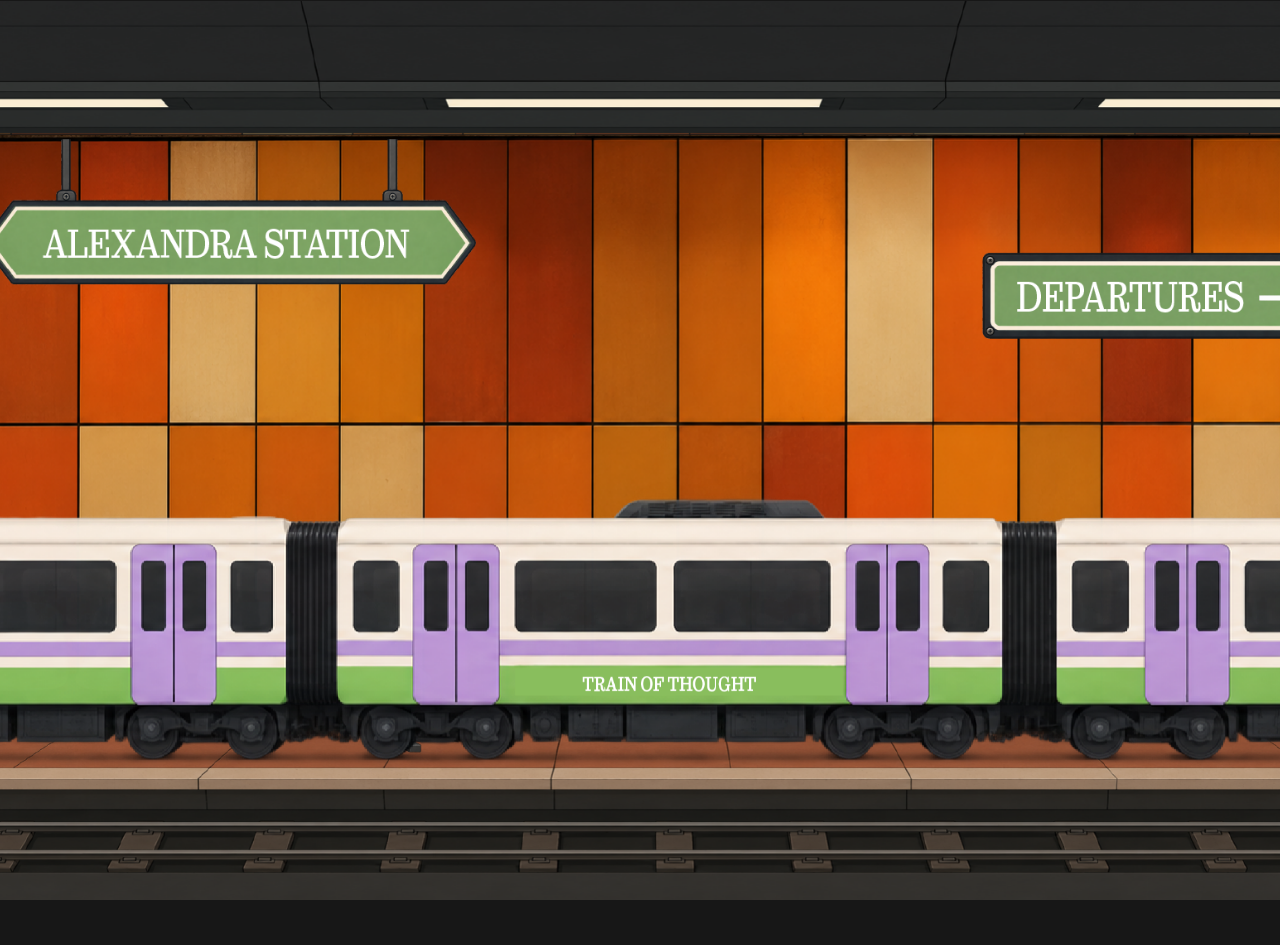
<file: index.html>
<!DOCTYPE html>
<html lang="en">

<head>
  <meta charset="UTF-8">
  <meta name="viewport" content="width=device-width, initial-scale=1.0">

  <title>Train of Thought</title>

  <style>

    html,
    body {
      margin: 0;
      width: 100%;
      height: 100%;
      overflow: hidden;
      background: #171717;
    }


    /* BACKGROUND */

    .background {
      position: absolute;
      inset: 0;

      width: 100%;
      height: 100%;

      object-fit: cover;

      z-index: 1;

      pointer-events: none;
    }


    /* TRAIN */

    .train {
      position: absolute;

      width: 180vw;
      max-width: none;
      height: auto;

      /*
        This is where the train ends.
        This NEVER changes.
      */

      left: -32vw;
      bottom: -5vh;

      z-index: 10;

      pointer-events: none;

      /*
        Start offscreen using TRANSFORM,
        not left.
      */

      transform: translate3d(-150vw, 0, 0);

      /*
        Ask browser to put train on its
        own composited layer.
      */

      will-change: transform;

      /*
        One smooth movement.
      */

      transition:
        transform
        10s
        cubic-bezier(.20, .75, .25, 1);
    }


    /* FINAL POSITION */

    .train.arrived {
      transform: translate3d(0, 0, 0);
    }

  </style>
</head>


<body>

  <img
    class="background"
    src="./assets/background.png"
    alt=""
  >


  <img
    id="train"
    class="train"
    src="./assets/train.png"
    alt="Train of Thought"
  >


  <script>

    const train =
      document.getElementById("train");


    function startTrain() {

      /*
        Give Safari TWO rendered frames
        with the train offscreen first.

        Then trigger ONE transform.
      */

      requestAnimationFrame(() => {

        requestAnimationFrame(() => {

          train.classList.add("arrived");

        });

      });

    }


    if (train.complete) {

      startTrain();

    } else {

      train.addEventListener(
        "load",
        startTrain,
        { once: true }
      );

    }

  </script>

</body>

</html>
</file>
